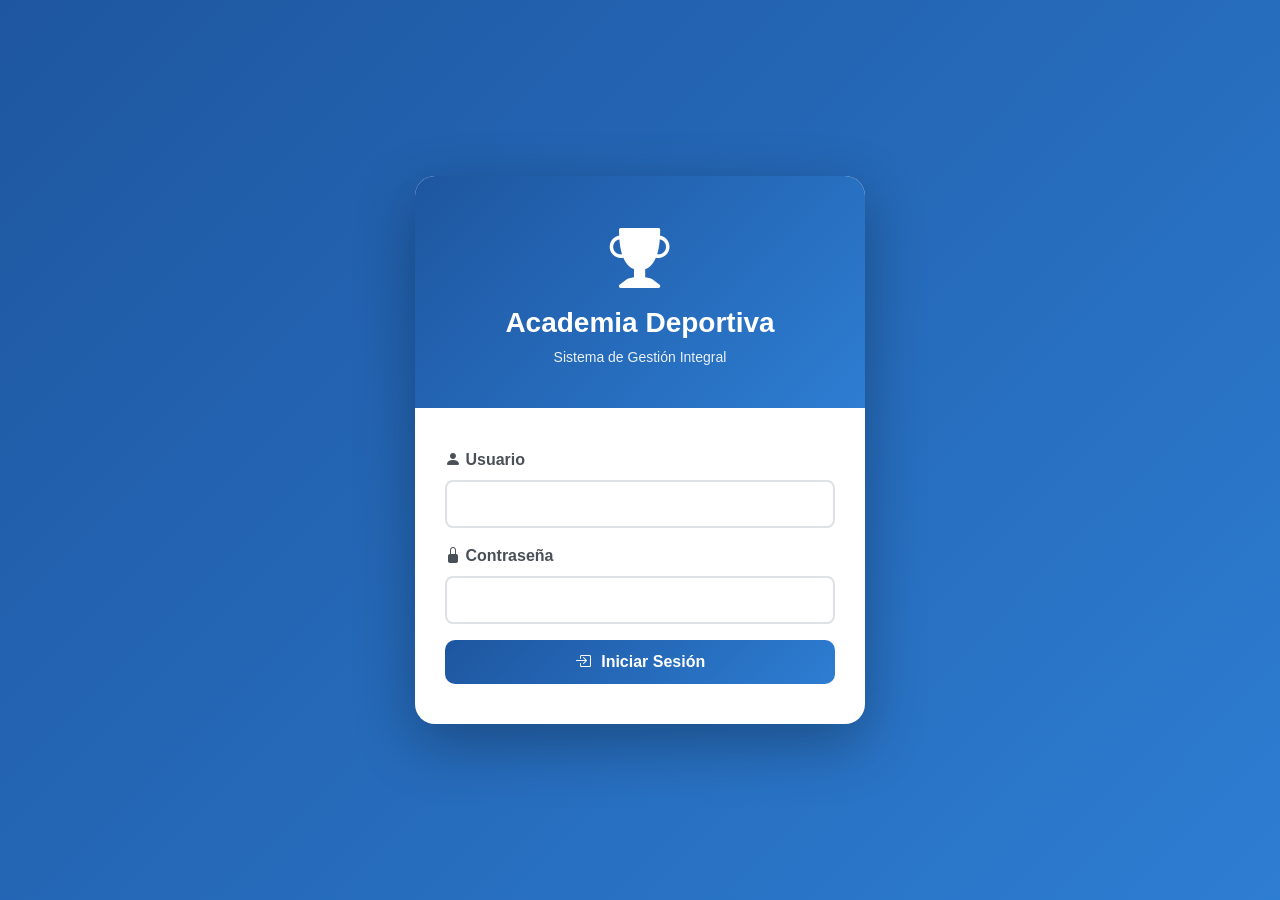
<file: index.html>
<!DOCTYPE html>
<html lang="es">

<head>
    <meta charset="UTF-8">
    <meta name="viewport" content="width=device-width, initial-scale=1.0">
    <title>Academia Deportiva - Login</title>
    <link href="https://cdn.jsdelivr.net/npm/bootstrap@5.3.0/dist/css/bootstrap.min.css" rel="stylesheet">
    <link rel="stylesheet" href="https://cdn.jsdelivr.net/npm/bootstrap-icons@1.11.0/font/bootstrap-icons.css">
    <link rel="stylesheet" href="css/styles.css">
    <link rel="stylesheet" href="css/partidos.css">
</head>

<body class="login-body">
    <div class="login-container">
        <div class="login-card">
            <div class="login-header">
                <i class="bi bi-trophy-fill"></i>
                <h1>Academia Deportiva</h1>
                <p>Sistema de Gestión Integral</p>
            </div>

            <div class="login-form-container">
                <form id="loginForm">
                    <div class="mb-3">
                        <label for="usuario" class="form-label">
                            <i class="bi bi-person-fill"></i> Usuario
                        </label>
                        <input type="text" class="form-control" id="usuario" required>
                    </div>

                    <div class="mb-3">
                        <label for="password" class="form-label">
                            <i class="bi bi-lock-fill"></i> Contraseña
                        </label>
                        <input type="password" class="form-control" id="password" required>
                    </div>

                    <button type="submit" class="btn btn-primary w-100 btn-login">
                        <i class="bi bi-box-arrow-in-right"></i> Iniciar Sesión
                    </button>
                </form>


            </div>
        </div>
    </div>


    <script src="https://cdn.jsdelivr.net/npm/bootstrap@5.3.0/dist/js/bootstrap.bundle.min.js"></script>
    <script src="js/db.js"></script>
    <script src="js/auth.js"></script>
</body>

</html>
</file>
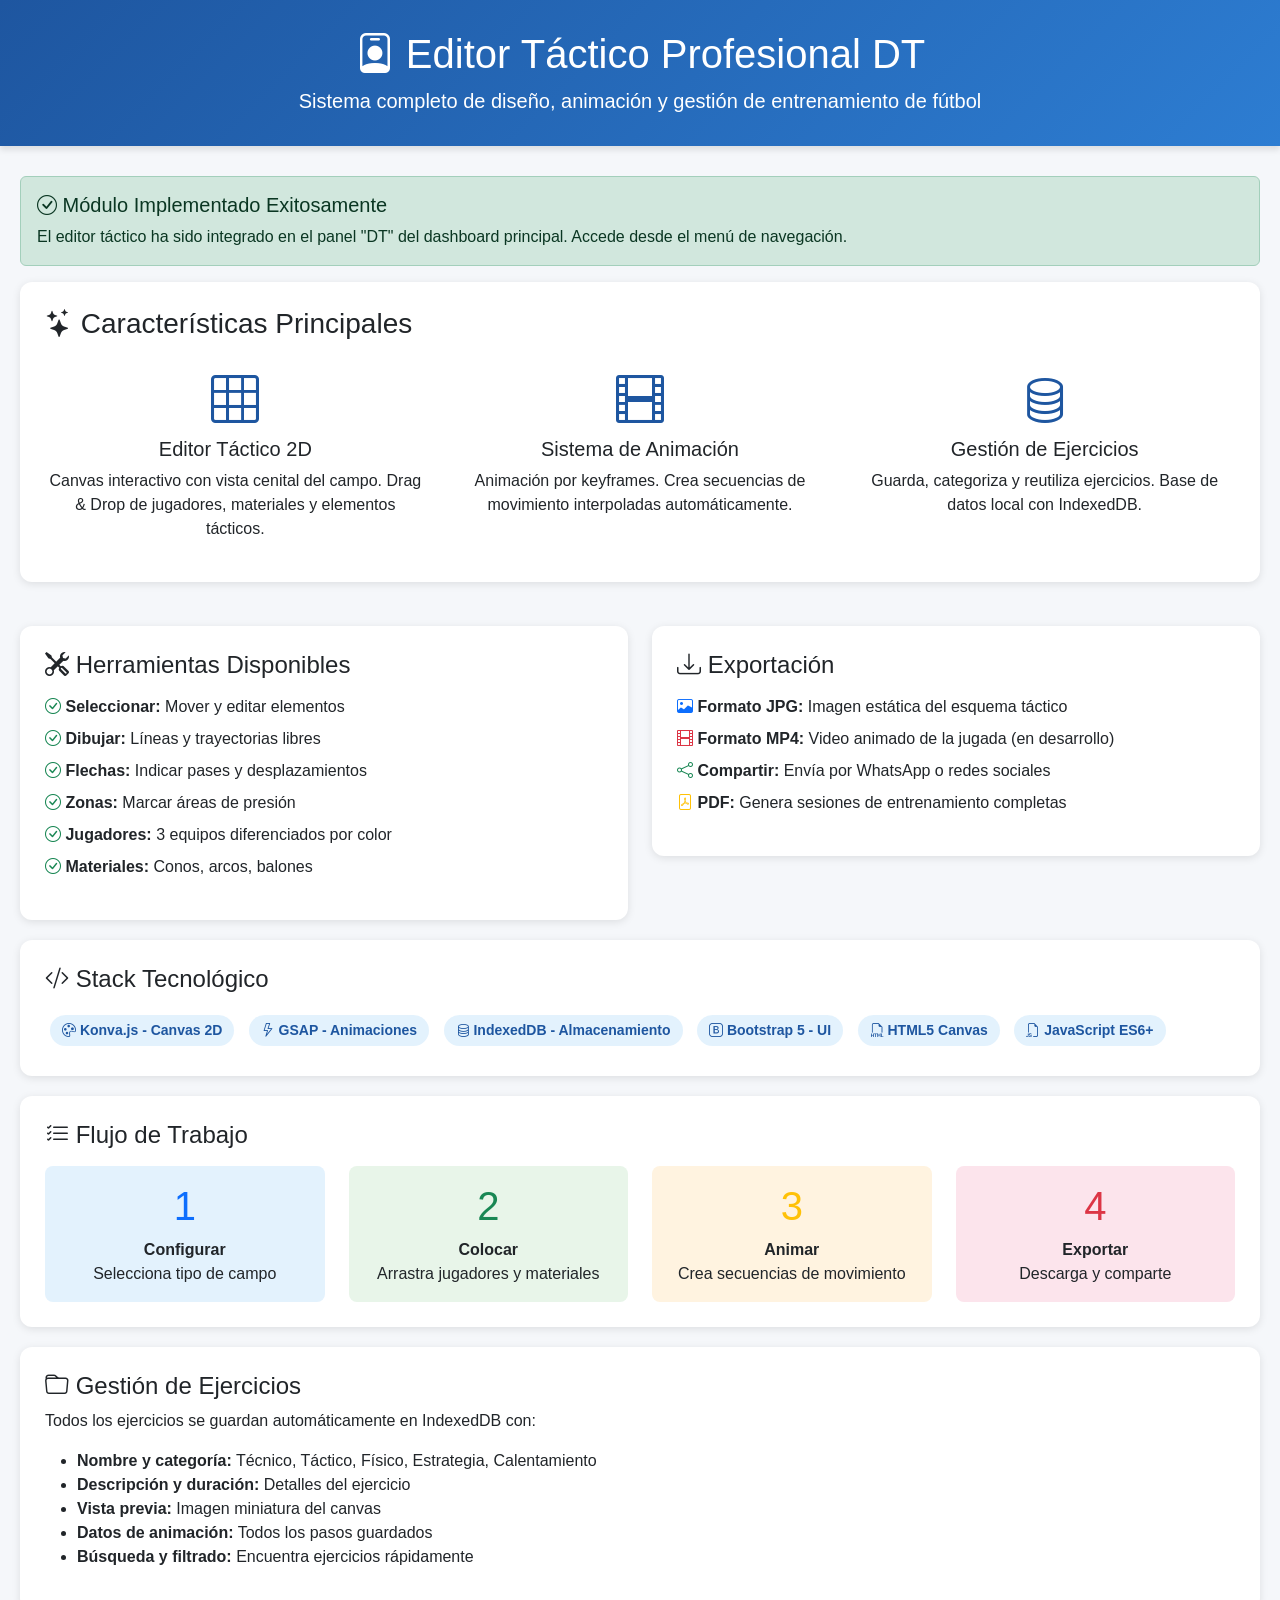
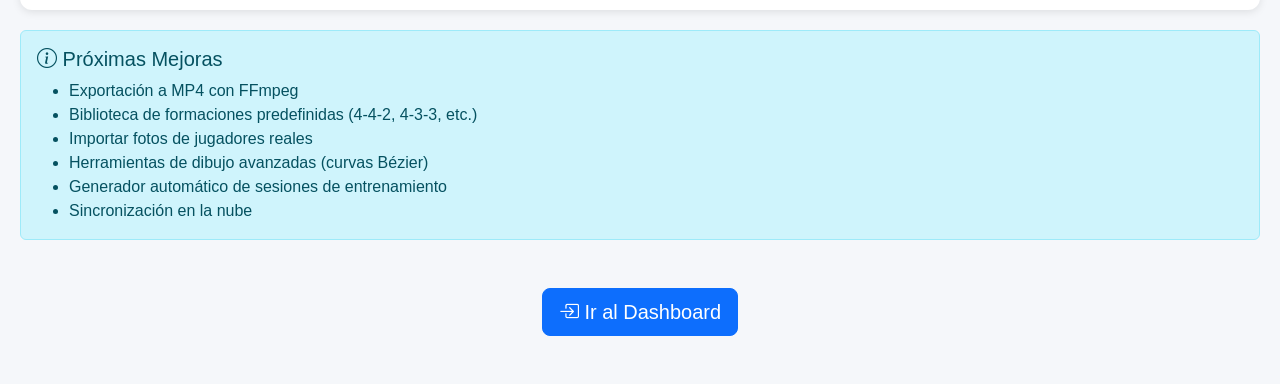
<file: demo-editor-tactico.html>
<!DOCTYPE html>
<html lang="es">

<head>
    <meta charset="UTF-8">
    <meta name="viewport" content="width=device-width, initial-scale=1.0">
    <title>Demo - Editor Táctico DT</title>
    <link href="https://cdn.jsdelivr.net/npm/bootstrap@5.3.0/dist/css/bootstrap.min.css" rel="stylesheet">
    <link rel="stylesheet" href="https://cdn.jsdelivr.net/npm/bootstrap-icons@1.11.0/font/bootstrap-icons.css">
    <style>
        body {
            background: #f5f7fa;
            font-family: 'Roboto', Arial, sans-serif;
        }

        .demo-header {
            background: linear-gradient(135deg, #1e56a0 0%, #2d7dd2 100%);
            color: white;
            padding: 30px;
            text-align: center;
            box-shadow: 0 4px 6px rgba(0, 0, 0, 0.1);
        }

        .demo-container {
            max-width: 1400px;
            margin: 30px auto;
            padding: 0 20px;
        }

        .feature-card {
            background: white;
            border-radius: 12px;
            padding: 25px;
            margin-bottom: 20px;
            box-shadow: 0 2px 8px rgba(0, 0, 0, 0.1);
            transition: transform 0.3s ease;
        }

        .feature-card:hover {
            transform: translateY(-5px);
            box-shadow: 0 4px 12px rgba(0, 0, 0, 0.15);
        }

        .feature-icon {
            font-size: 48px;
            color: #1e56a0;
            margin-bottom: 15px;
        }

        .tech-badge {
            display: inline-block;
            background: #e3f2fd;
            color: #1e56a0;
            padding: 5px 12px;
            border-radius: 20px;
            font-size: 14px;
            font-weight: 600;
            margin: 5px;
        }

        .screenshot-placeholder {
            background: linear-gradient(135deg, #2d5016 0%, #3d6b1f 100%);
            border-radius: 8px;
            height: 400px;
            display: flex;
            align-items: center;
            justify-content: center;
            color: white;
            font-size: 24px;
            margin: 20px 0;
        }
    </style>
</head>

<body>
    <div class="demo-header">
        <h1><i class="bi bi-person-badge"></i> Editor Táctico Profesional DT</h1>
        <p class="lead mb-0">Sistema completo de diseño, animación y gestión de entrenamiento de fútbol</p>
    </div>

    <div class="demo-container">
        <div class="alert alert-success" role="alert">
            <h5><i class="bi bi-check-circle"></i> Módulo Implementado Exitosamente</h5>
            <p class="mb-0">El editor táctico ha sido integrado en el panel "DT" del dashboard principal. Accede desde
                el menú de navegación.</p>
        </div>

        <div class="row">
            <div class="col-md-12 mb-4">
                <div class="feature-card">
                    <h3><i class="bi bi-stars"></i> Características Principales</h3>
                    <div class="row mt-4">
                        <div class="col-md-4">
                            <div class="text-center">
                                <i class="bi bi-grid-3x3 feature-icon"></i>
                                <h5>Editor Táctico 2D</h5>
                                <p>Canvas interactivo con vista cenital del campo. Drag & Drop de jugadores, materiales
                                    y elementos tácticos.</p>
                            </div>
                        </div>
                        <div class="col-md-4">
                            <div class="text-center">
                                <i class="bi bi-film feature-icon"></i>
                                <h5>Sistema de Animación</h5>
                                <p>Animación por keyframes. Crea secuencias de movimiento interpoladas automáticamente.
                                </p>
                            </div>
                        </div>
                        <div class="col-md-4">
                            <div class="text-center">
                                <i class="bi bi-database feature-icon"></i>
                                <h5>Gestión de Ejercicios</h5>
                                <p>Guarda, categoriza y reutiliza ejercicios. Base de datos local con IndexedDB.</p>
                            </div>
                        </div>
                    </div>
                </div>
            </div>
        </div>

        <div class="row">
            <div class="col-md-6">
                <div class="feature-card">
                    <h4><i class="bi bi-tools"></i> Herramientas Disponibles</h4>
                    <ul class="list-unstyled mt-3">
                        <li class="mb-2"><i class="bi bi-check-circle text-success"></i> <strong>Seleccionar:</strong>
                            Mover y editar elementos</li>
                        <li class="mb-2"><i class="bi bi-check-circle text-success"></i> <strong>Dibujar:</strong>
                            Líneas y trayectorias libres</li>
                        <li class="mb-2"><i class="bi bi-check-circle text-success"></i> <strong>Flechas:</strong>
                            Indicar pases y desplazamientos</li>
                        <li class="mb-2"><i class="bi bi-check-circle text-success"></i> <strong>Zonas:</strong> Marcar
                            áreas de presión</li>
                        <li class="mb-2"><i class="bi bi-check-circle text-success"></i> <strong>Jugadores:</strong> 3
                            equipos diferenciados por color</li>
                        <li class="mb-2"><i class="bi bi-check-circle text-success"></i> <strong>Materiales:</strong>
                            Conos, arcos, balones</li>
                    </ul>
                </div>
            </div>

            <div class="col-md-6">
                <div class="feature-card">
                    <h4><i class="bi bi-download"></i> Exportación</h4>
                    <ul class="list-unstyled mt-3">
                        <li class="mb-2"><i class="bi bi-image text-primary"></i> <strong>Formato JPG:</strong> Imagen
                            estática del esquema táctico</li>
                        <li class="mb-2"><i class="bi bi-film text-danger"></i> <strong>Formato MP4:</strong> Video
                            animado de la jugada (en desarrollo)</li>
                        <li class="mb-2"><i class="bi bi-share text-success"></i> <strong>Compartir:</strong> Envía por
                            WhatsApp o redes sociales</li>
                        <li class="mb-2"><i class="bi bi-file-pdf text-warning"></i> <strong>PDF:</strong> Genera
                            sesiones de entrenamiento completas</li>
                    </ul>
                </div>
            </div>
        </div>

        <div class="feature-card">
            <h4><i class="bi bi-code-slash"></i> Stack Tecnológico</h4>
            <div class="mt-3">
                <span class="tech-badge"><i class="bi bi-palette"></i> Konva.js - Canvas 2D</span>
                <span class="tech-badge"><i class="bi bi-lightning"></i> GSAP - Animaciones</span>
                <span class="tech-badge"><i class="bi bi-database"></i> IndexedDB - Almacenamiento</span>
                <span class="tech-badge"><i class="bi bi-bootstrap"></i> Bootstrap 5 - UI</span>
                <span class="tech-badge"><i class="bi bi-filetype-html"></i> HTML5 Canvas</span>
                <span class="tech-badge"><i class="bi bi-filetype-js"></i> JavaScript ES6+</span>
            </div>
        </div>

        <div class="feature-card">
            <h4><i class="bi bi-list-check"></i> Flujo de Trabajo</h4>
            <div class="row mt-3">
                <div class="col-md-3">
                    <div class="text-center p-3" style="background: #e3f2fd; border-radius: 8px;">
                        <h1 class="text-primary">1</h1>
                        <p class="mb-0"><strong>Configurar</strong><br>Selecciona tipo de campo</p>
                    </div>
                </div>
                <div class="col-md-3">
                    <div class="text-center p-3" style="background: #e8f5e9; border-radius: 8px;">
                        <h1 class="text-success">2</h1>
                        <p class="mb-0"><strong>Colocar</strong><br>Arrastra jugadores y materiales</p>
                    </div>
                </div>
                <div class="col-md-3">
                    <div class="text-center p-3" style="background: #fff3e0; border-radius: 8px;">
                        <h1 class="text-warning">3</h1>
                        <p class="mb-0"><strong>Animar</strong><br>Crea secuencias de movimiento</p>
                    </div>
                </div>
                <div class="col-md-3">
                    <div class="text-center p-3" style="background: #fce4ec; border-radius: 8px;">
                        <h1 class="text-danger">4</h1>
                        <p class="mb-0"><strong>Exportar</strong><br>Descarga y comparte</p>
                    </div>
                </div>
            </div>
        </div>

        <div class="feature-card">
            <h4><i class="bi bi-folder"></i> Gestión de Ejercicios</h4>
            <p>Todos los ejercicios se guardan automáticamente en IndexedDB con:</p>
            <ul>
                <li><strong>Nombre y categoría:</strong> Técnico, Táctico, Físico, Estrategia, Calentamiento</li>
                <li><strong>Descripción y duración:</strong> Detalles del ejercicio</li>
                <li><strong>Vista previa:</strong> Imagen miniatura del canvas</li>
                <li><strong>Datos de animación:</strong> Todos los pasos guardados</li>
                <li><strong>Búsqueda y filtrado:</strong> Encuentra ejercicios rápidamente</li>
            </ul>
        </div>

        <div class="alert alert-info" role="alert">
            <h5><i class="bi bi-info-circle"></i> Próximas Mejoras</h5>
            <ul class="mb-0">
                <li>Exportación a MP4 con FFmpeg</li>
                <li>Biblioteca de formaciones predefinidas (4-4-2, 4-3-3, etc.)</li>
                <li>Importar fotos de jugadores reales</li>
                <li>Herramientas de dibujo avanzadas (curvas Bézier)</li>
                <li>Generador automático de sesiones de entrenamiento</li>
                <li>Sincronización en la nube</li>
            </ul>
        </div>

        <div class="text-center mt-5 mb-5">
            <a href="dashboard.html" class="btn btn-primary btn-lg">
                <i class="bi bi-box-arrow-in-right"></i> Ir al Dashboard
            </a>
        </div>
    </div>

    <script src="https://cdn.jsdelivr.net/npm/bootstrap@5.3.0/dist/js/bootstrap.bundle.min.js"></script>
</body>

</html>
</file>
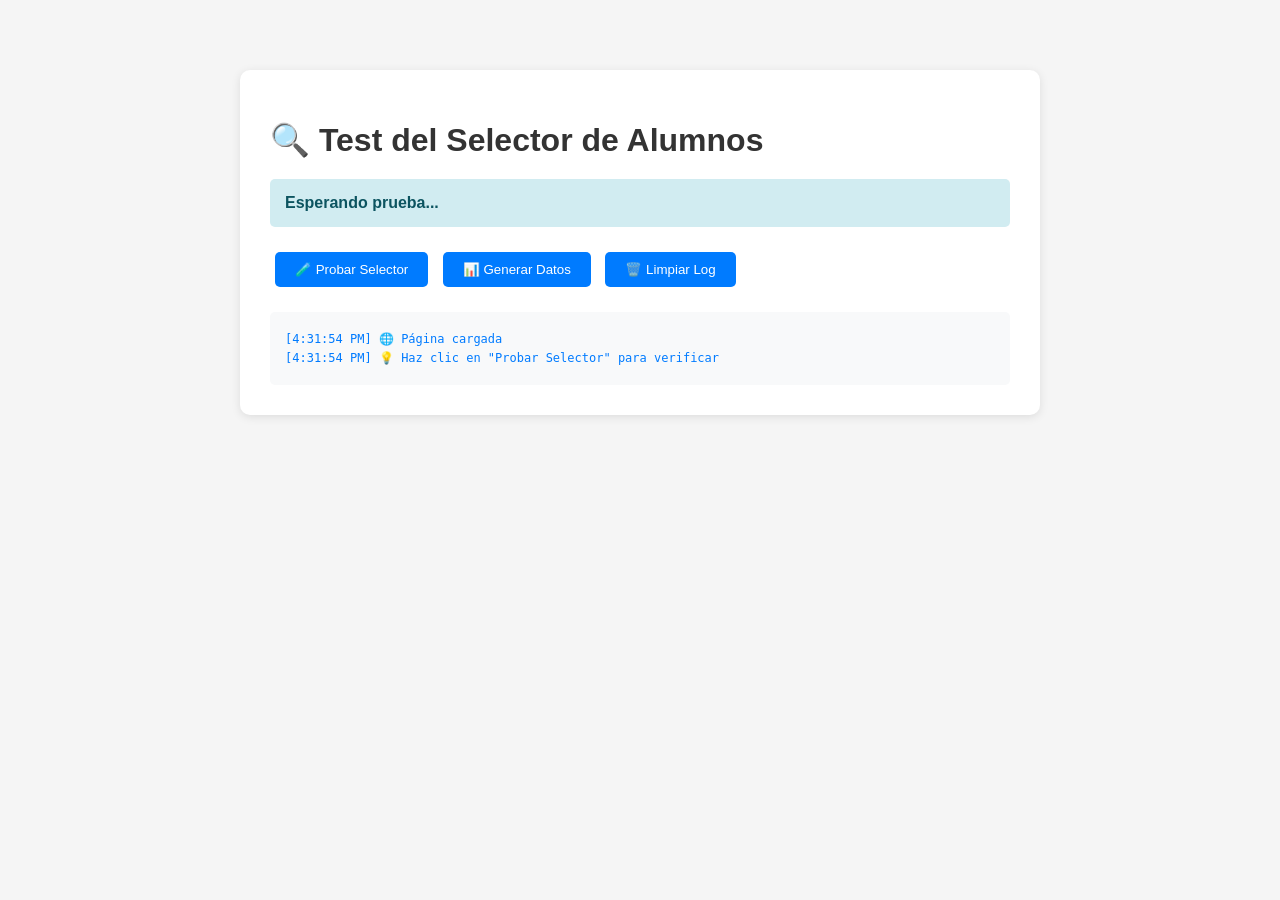
<file: test-selector-alumnos.html>
<!DOCTYPE html>
<html lang="es">

<head>
    <meta charset="UTF-8">
    <meta name="viewport" content="width=device-width, initial-scale=1.0">
    <title>Test - Selector de Alumnos</title>
    <style>
        body {
            font-family: Arial, sans-serif;
            max-width: 800px;
            margin: 50px auto;
            padding: 20px;
            background: #f5f5f5;
        }

        .test-card {
            background: white;
            padding: 30px;
            border-radius: 10px;
            box-shadow: 0 2px 10px rgba(0, 0, 0, 0.1);
        }

        h1 {
            color: #333;
            margin-bottom: 20px;
        }

        .status {
            padding: 15px;
            margin: 10px 0;
            border-radius: 5px;
            font-weight: bold;
        }

        .success {
            background: #d4edda;
            color: #155724;
        }

        .error {
            background: #f8d7da;
            color: #721c24;
        }

        .info {
            background: #d1ecf1;
            color: #0c5460;
        }

        button {
            background: #007bff;
            color: white;
            border: none;
            padding: 10px 20px;
            border-radius: 5px;
            cursor: pointer;
            margin: 5px;
        }

        button:hover {
            background: #0056b3;
        }

        #log {
            background: #f8f9fa;
            padding: 15px;
            border-radius: 5px;
            margin-top: 20px;
            max-height: 300px;
            overflow-y: auto;
            font-family: monospace;
            font-size: 12px;
        }
    </style>
</head>

<body>
    <div class="test-card">
        <h1>🔍 Test del Selector de Alumnos</h1>

        <div id="status" class="status info">
            Esperando prueba...
        </div>

        <div style="margin: 20px 0;">
            <button onclick="testSelector()">🧪 Probar Selector</button>
            <button onclick="generarDatosPruebaEvaluaciones()">📊 Generar Datos</button>
            <button onclick="clearLog()">🗑️ Limpiar Log</button>
        </div>

        <div id="log"></div>
    </div>

    <script src="js/db.js"></script>
    <script src="js/auth.js"></script>

    <script>
        let logMessages = [];

        function log(message, type = 'info') {
            const timestamp = new Date().toLocaleTimeString();
            const color = type === 'error' ? '#dc3545' : type === 'success' ? '#28a745' : '#007bff';
            logMessages.push(`<div style="color: ${color}; margin: 5px 0;">[${timestamp}] ${message}</div>`);
            updateLog();
        }

        function updateLog() {
            document.getElementById('log').innerHTML = logMessages.join('');
            document.getElementById('log').scrollTop = document.getElementById('log').scrollHeight;
        }

        function clearLog() {
            logMessages = [];
            updateLog();
        }

        function updateStatus(message, type) {
            const statusEl = document.getElementById('status');
            statusEl.textContent = message;
            statusEl.className = 'status ' + type;
        }

        async function testSelector() {
            log('🚀 Iniciando prueba del selector...', 'info');

            try {
                // 1. Verificar empresa
                log('1️⃣ Verificando empresa activa...', 'info');
                const empresa = getCurrentEmpresa();
                if (!empresa) {
                    log('❌ No hay empresa activa', 'error');
                    updateStatus('Error: No hay empresa activa', 'error');
                    return;
                }
                log(`✅ Empresa encontrada: ${empresa.nombre} (ID: ${empresa.id})`, 'success');

                // 2. Verificar base de datos
                log('2️⃣ Verificando base de datos...', 'info');
                await initDB();
                log('✅ Base de datos inicializada', 'success');

                // 3. Obtener alumnos
                log('3️⃣ Obteniendo alumnos...', 'info');
                const alumnos = await getDataByEmpresa('alumnos', empresa.id);
                log(`📚 Alumnos encontrados: ${alumnos.length}`, alumnos.length > 0 ? 'success' : 'error');

                if (alumnos.length === 0) {
                    log('⚠️ No hay alumnos registrados', 'error');
                    log('💡 Ejecuta: generarDatosPruebaEvaluaciones()', 'info');
                    updateStatus('No hay alumnos. Genera datos de prueba.', 'error');
                    return;
                }

                // 4. Mostrar alumnos
                log('4️⃣ Lista de alumnos:', 'info');
                alumnos.forEach((alumno, index) => {
                    log(`   ${index + 1}. ${alumno.nombre} ${alumno.apellido} (ID: ${alumno.id})`, 'success');
                });

                updateStatus(`✅ Prueba exitosa: ${alumnos.length} alumnos encontrados`, 'success');

            } catch (error) {
                log(`❌ Error: ${error.message}`, 'error');
                console.error('Error completo:', error);
                updateStatus('Error en la prueba', 'error');
            }
        }

        // Auto-ejecutar al cargar
        window.addEventListener('load', async () => {
            log('🌐 Página cargada', 'info');
            log('💡 Haz clic en "Probar Selector" para verificar', 'info');
        });
    </script>

    <script src="js/generar-datos-evaluaciones.js"></script>
</body>

</html>
</file>
<file: css/styles.css>
:root {
    --primary-blue: #1e56a0;
    --secondary-blue: #2d7dd2;
    --light-blue: #85c7f2;
    --very-light-blue: #d6eaf8;
    --white: #ffffff;
    --gray-light: #f8f9fa;
    --gray-medium: #dee2e6;
    --gray-dark: #495057;
    --success: #28a745;
    --warning: #ffc107;
    --danger: #dc3545;
    --text-dark: #212529;
}

* {
    margin: 0;
    padding: 0;
    box-sizing: border-box;
}

body {
    font-family: 'Segoe UI', Tahoma, Geneva, Verdana, sans-serif;
    background: #CDB8D8;
    min-height: 100vh;
}

/* LOGIN STYLES */
.login-body {
    display: flex;
    align-items: center;
    justify-content: center;
    min-height: 100vh;
    padding: 20px;
    background: linear-gradient(135deg, var(--primary-blue) 0%, var(--secondary-blue) 100%);
}

.login-container {
    width: 100%;
    max-width: 450px;
}

.login-card {
    background: var(--white);
    border-radius: 20px;
    box-shadow: 0 20px 60px rgba(0, 0, 0, 0.3);
    overflow: hidden;
    animation: slideUp 0.5s ease;
}

@keyframes slideUp {
    from {
        opacity: 0;
        transform: translateY(30px);
    }

    to {
        opacity: 1;
        transform: translateY(0);
    }
}

.login-header {
    background: linear-gradient(135deg, var(--primary-blue), var(--secondary-blue));
    color: var(--white);
    padding: 40px 30px;
    text-align: center;
}

.login-header i {
    font-size: 60px;
    margin-bottom: 15px;
}

.login-header h1 {
    font-size: 28px;
    font-weight: 700;
    margin-bottom: 8px;
}

.login-header p {
    font-size: 14px;
    opacity: 0.9;
    margin: 0;
}

.login-form-container {
    padding: 40px 30px;
}

.btn-login {
    background: linear-gradient(135deg, var(--primary-blue), var(--secondary-blue));
    border: none;
    padding: 12px;
    font-size: 16px;
    font-weight: 600;
    transition: transform 0.2s;
}

.btn-login:hover {
    transform: translateY(-2px);
    box-shadow: 0 5px 15px rgba(30, 86, 160, 0.4);
}

/* DASHBOARD STYLES */
.dashboard-body {
    background: #CDB8D8;
}

.sidebar {
    position: fixed;
    top: 0;
    left: 0;
    height: 100vh;
    width: 280px;
    background: linear-gradient(180deg, var(--primary-blue), var(--secondary-blue));
    color: var(--white);
    overflow-y: auto;
    z-index: 1000;
    transition: transform 0.3s ease;
}

.sidebar-header {
    padding: 25px 20px;
    background: rgba(0, 0, 0, 0.1);
    border-bottom: 1px solid rgba(255, 255, 255, 0.1);
}

.sidebar-header h4 {
    font-size: 20px;
    font-weight: 700;
    margin: 0;
}

.sidebar-header p {
    font-size: 13px;
    opacity: 0.8;
    margin: 5px 0 0 0;
}

.sidebar-menu {
    padding: 20px 0;
}

.menu-item {
    padding: 15px 25px;
    color: var(--white);
    text-decoration: none;
    display: flex;
    align-items: center;
    transition: all 0.3s;
    border-left: 4px solid transparent;
}

.menu-item:hover {
    background: rgba(255, 255, 255, 0.1);
    border-left-color: var(--light-blue);
    color: var(--white);
}

.menu-item.active {
    background: rgba(255, 255, 255, 0.15);
    border-left-color: var(--white);
    font-weight: 600;
}

.menu-item i {
    font-size: 20px;
    margin-right: 15px;
    width: 25px;
    text-align: center;
}

.main-content {
    margin-left: 0;
    min-height: 100vh;
    padding: 0;
}

.top-navbar {
    background: linear-gradient(90deg, #4b2e83 0%, #6a42c1 50%, #b57edc 100%);
    color: #ffffff;
    padding: 15px 30px;
    box-shadow: 0 2px 10px rgba(0, 0, 0, 0.15);
    display: flex;
    justify-content: space-between;
    align-items: center;
    position: sticky;
    top: 0;
    z-index: 1001;
}

.navbar-title h5 {
    margin: 0;
    color: var(--primary-blue);
    font-weight: 700;
    font-size: 22px;
}

.navbar-actions {
    display: flex;
    align-items: center;
    gap: 15px;
}

.navbar-left {
    display: flex;
    flex-direction: column;
    gap: 10px;
}

.brand {
    display: flex;
    align-items: center;
    gap: 10px;
    color: #ffffff;
    font-weight: 700;
}

.top-menu {
    display: flex;
    flex-wrap: wrap;
    gap: 8px;
    align-items: center;
}

.top-menu .menu-item {
    padding: 8px 12px;
    color: var(--text-dark);
    background: var(--white);
    border-radius: 10px;
    border-left: none;
    text-decoration: none;
    box-shadow: 0 1px 4px rgba(0, 0, 0, 0.06);
}

.top-menu .menu-item:hover {
    background: var(--very-light-blue);
}

.top-menu .menu-item.active {
    background: var(--very-light-blue);
    font-weight: 600;
    border-left: none;
}

.top-menu .menu-item i {
    margin-right: 8px;
    font-size: 18px;
}

.navbar-left {
    display: flex;
    flex-direction: column;
    gap: 10px;
}

.brand {
    display: flex;
    align-items: center;
    gap: 10px;
    color: #ffffff;
    font-weight: 700;
}

.top-menu {
    display: flex;
    flex-wrap: wrap;
    gap: 8px;
    align-items: center;
}

.top-menu .menu-item {
    padding: 8px 12px;
    color: #ffffff;
    background: #A7C7E7;
    border-radius: 10px;
    border: none;
    text-decoration: none;
    box-shadow: 0 1px 4px rgba(0, 0, 0, 0.12);
}

.top-menu .menu-item:hover {
    background: #BBD6F5;
    color: #ffffff;
}

.top-menu .menu-item.active {
    background: #89BCEB;
    color: #ffffff;
    font-weight: 600;
}

.top-menu .menu-item i {
    margin-right: 8px;
    font-size: 18px;
    color: #ffffff;
}

/* Encabezado superior con navegación horizontal */
.navbar-left {
    display: flex;
    flex-direction: column;
    gap: 10px;
}

.brand {
    display: none;
}

.top-menu {
    display: flex;
    flex-wrap: wrap;
    gap: 6px;
    align-items: center;
}

.top-menu .menu-item {
    padding: 6px 10px;
    color: #ffffff;
    background: rgba(255, 255, 255, 0.12);
    border-radius: 8px;
    border: 1px solid rgba(255, 255, 255, 0.25);
    text-decoration: none;
    box-shadow: none;
    transition: background 0.2s ease, transform 0.2s ease, border-color 0.2s ease;
}

.top-menu .menu-item:hover {
    background: rgba(255, 255, 255, 0.20);
    border-color: rgba(255, 255, 255, 0.40);
    transform: translateY(-1px);
}

.top-menu .menu-item.active {
    background: rgba(255, 255, 255, 0.28);
    border-color: rgba(255, 255, 255, 0.50);
}

.top-menu .menu-item i {
    margin-right: 8px;
    font-size: 18px;
    color: #ffffff;
}

/* Botón Hamburguesa */
.hamburger-btn {
    display: none;
    flex-direction: column;
    justify-content: space-around;
    width: 35px;
    height: 30px;
    background: transparent;
    border: none;
    cursor: pointer;
    padding: 0;
    z-index: 1001;
    position: relative;
}

.hamburger-btn span {
    width: 100%;
    height: 3px;
    background: #ffffff;
    border-radius: 10px;
    transition: all 0.3s ease;
    transform-origin: center;
}

.hamburger-btn.active span:nth-child(1) {
    transform: translateY(9px) rotate(45deg);
}

.hamburger-btn.active span:nth-child(2) {
    opacity: 0;
    transform: translateX(-20px);
}

.hamburger-btn.active span:nth-child(3) {
    transform: translateY(-9px) rotate(-45deg);
}

/* Media Query para dispositivos móviles */
@media (max-width: 768px) {
    .hamburger-btn {
        display: flex;
    }

    .top-menu {
        position: fixed;
        top: 0;
        left: -100%;
        width: 280px;
        height: 100vh;
        background: linear-gradient(180deg, #4b2e83 0%, #6a42c1 50%, #b57edc 100%);
        flex-direction: column;
        padding: 80px 20px 20px;
        gap: 0;
        transition: left 0.3s ease;
        overflow-y: auto;
        box-shadow: 2px 0 10px rgba(0, 0, 0, 0.3);
        z-index: 1002;
    }

    .top-menu.active {
        left: 0;
    }

    .top-menu .menu-item {
        width: 100%;
        padding: 15px 20px;
        margin-bottom: 5px;
        border-radius: 10px;
        background: rgba(255, 255, 255, 0.1);
        border: 1px solid rgba(255, 255, 255, 0.2);
        text-align: left;
        display: flex;
        align-items: center;
    }

    .top-menu .menu-item:hover {
        background: rgba(255, 255, 255, 0.2);
        transform: translateX(5px);
    }

    .top-menu .menu-item.active {
        background: rgba(255, 255, 255, 0.25);
        border-color: rgba(255, 255, 255, 0.5);
    }

    .top-menu .menu-item i {
        margin-right: 12px;
        font-size: 20px;
    }

    /* Overlay para cerrar el menú al hacer clic fuera */
    .menu-overlay.active {
        display: block;
    }

    .navbar-left {
        flex-direction: row;
        justify-content: space-between;
        align-items: center;
        width: 100%;
    }

    .brand {
        display: flex !important;
    }
}

/* Estilos para escritorio - asegurar que el menú se muestre normalmente */
@media (min-width: 769px) {
    .hamburger-btn {
        display: none !important;
    }

    .top-menu {
        position: static;
        display: flex;
        flex-direction: row;
        flex-wrap: wrap;
        width: auto;
        height: auto;
        background: transparent;
        padding: 0;
        gap: 6px;
        box-shadow: none;
    }

    .menu-overlay {
        display: none !important;
    }
}

/* Overlay - oculto por defecto */
.menu-overlay {
    display: none;
    position: fixed;
    top: 0;
    left: 0;
    width: 100%;
    height: 100%;
    background: rgba(0, 0, 0, 0.5);
    z-index: 1000;
}

.user-info {
    display: flex;
    align-items: center;
    gap: 10px;
}

.user-avatar {
    width: 40px;
    height: 40px;
    border-radius: 50%;
    background: linear-gradient(135deg, var(--primary-blue), var(--light-blue));
    color: var(--white);
    display: flex;
    align-items: center;
    justify-content: center;
    font-weight: 700;
    font-size: 16px;
}

.content-area {
    padding: 30px;
}

.content-container {
    width: 95%;
    max-width: 1600px;
    margin: 0 auto;
}

/* CARDS */
.stat-card {
    background: var(--white);
    border-radius: 15px;
    padding: 25px;
    box-shadow: 0 4px 15px rgba(0, 0, 0, 0.08);
    transition: transform 0.3s, box-shadow 0.3s;
    border-left: 4px solid var(--primary-blue);
}

.stat-card:hover {
    transform: translateY(-5px);
    box-shadow: 0 8px 25px rgba(0, 0, 0, 0.12);
}

.stat-card .stat-icon {
    width: 60px;
    height: 60px;
    border-radius: 12px;
    display: flex;
    align-items: center;
    justify-content: center;
    font-size: 28px;
    margin-bottom: 15px;
}

.stat-card.blue .stat-icon {
    background: linear-gradient(135deg, var(--primary-blue), var(--secondary-blue));
    color: var(--white);
}

.stat-card.cyan .stat-icon {
    background: linear-gradient(135deg, var(--light-blue), var(--secondary-blue));
    color: var(--white);
}

.stat-card.success .stat-icon {
    background: linear-gradient(135deg, #28a745, #20c997);
    color: var(--white);
}

.stat-card.warning .stat-icon {
    background: linear-gradient(135deg, #ffc107, #ff8c00);
    color: var(--white);
}

.stat-card.danger .stat-icon {
    background: linear-gradient(135deg, #dc3545, #c82333);
    color: var(--white);
}

.stat-card h6 {
    color: var(--gray-dark);
    font-size: 14px;
    font-weight: 500;
    margin-bottom: 10px;
}

.stat-card h3 {
    color: var(--primary-blue);
    font-size: 32px;
    font-weight: 700;
    margin: 0;
}

/* MODULE CARD */
.module-card {
    background: var(--white);
    border-radius: 15px;
    padding: 30px;
    box-shadow: 0 4px 15px rgba(0, 0, 0, 0.08);
    margin-bottom: 25px;
}

.ventas-panel .module-card,
.ventas-panel .card {
    border: 1px solid var(--light-blue);
}

.module-header {
    display: flex;
    justify-content: space-between;
    align-items: center;
    margin-bottom: 25px;
    padding-bottom: 15px;
    border-bottom: 2px solid var(--very-light-blue);
}

.module-header h4 {
    color: var(--primary-blue);
    font-weight: 700;
    font-size: 22px;
    margin: 0;
    display: flex;
    align-items: center;
    gap: 10px;
}

.module-header h4 i {
    font-size: 26px;
}

.header-actions {
    display: flex;
    gap: 10px;
    align-items: center;
}

.header-actions select {
    min-width: 250px;
}

/* BUTTONS */
.btn-primary {
    background: linear-gradient(135deg, var(--primary-blue), var(--secondary-blue));
    border: none;
    padding: 10px 25px;
    font-weight: 600;
    transition: all 0.3s;
}

.btn-primary:hover {
    transform: translateY(-2px);
    box-shadow: 0 5px 15px rgba(30, 86, 160, 0.3);
}

.btn-secondary {
    background: var(--gray-medium);
    border: none;
    color: var(--text-dark);
}

.btn-success {
    background: linear-gradient(135deg, #28a745, #20c997);
    border: none;
}

.btn-danger {
    background: linear-gradient(135deg, #dc3545, #c82333);
    border: none;
}

.btn-icon {
    width: 38px;
    height: 38px;
    padding: 0;
    display: inline-flex;
    align-items: center;
    justify-content: center;
    border-radius: 8px;
}

/* TABLES */
.table-modern {
    background: var(--white);
    border-radius: 12px;
    overflow: hidden;
    box-shadow: 0 2px 10px rgba(0, 0, 0, 0.05);
}

.table-modern thead {
    background: linear-gradient(135deg, var(--primary-blue), var(--secondary-blue));
    color: var(--white);
}

.table-modern thead th {
    padding: 18px 15px;
    font-weight: 600;
    border: none;
    text-transform: uppercase;
    font-size: 13px;
    letter-spacing: 0.5px;
}

/* Encabezados celestes específicos para Gestión de Deportes */
#tablaDeportes thead {
    background: var(--very-light-blue) !important;
    color: var(--text-dark) !important;
}

#tablaDeportes thead th {
    background: transparent !important;
    color: var(--text-dark) !important;
    border: none;
}

#tablaCategorias thead {
    background: var(--very-light-blue) !important;
    color: var(--text-dark) !important;
}

#tablaCategorias thead th {
    background: transparent !important;
    color: var(--text-dark) !important;
    border: none;
}

#tablaGastos thead {
    background: var(--very-light-blue) !important;
    color: var(--text-dark) !important;
}

#tablaGastos thead th {
    background: transparent !important;
    color: var(--text-dark) !important;
    border: none;
}

.table-modern tbody tr {
    transition: background 0.2s;
}

.table-modern tbody tr:hover {
    background: var(--very-light-blue);
}

.table-modern tbody td {
    padding: 15px;
    vertical-align: middle;
    border-bottom: 1px solid var(--gray-medium);
}

/* BADGES */
.badge-status {
    padding: 6px 12px;
    border-radius: 20px;
    font-size: 12px;
    font-weight: 600;
}

.badge-cupo {
    padding: 8px 16px;
    font-size: 16px;
    font-weight: 700;
    line-height: 1;
    display: inline-block;
    min-width: 64px;
    text-align: center;
}

.badge-alumnos {
    padding: 8px 14px;
    font-size: 16px;
    font-weight: 700;
    line-height: 1;
    display: inline-block;
    min-width: 48px;
    text-align: center;
}

.badge-active {
    background: #d4edda;
    color: #155724;
}

.badge-inactive {
    background: #f8d7da;
    color: #721c24;
}

.badge-paid {
    background: #d4edda;
    color: #155724;
}

.badge-pending {
    background: #fff3cd;
    color: #856404;
}

.badge-overdue {
    background: #f8d7da;
    color: #721c24;
}

/* FORMS */
.form-label {
    font-weight: 600;
    color: var(--gray-dark);
    margin-bottom: 8px;
}

.form-control,
.form-select {
    border: 2px solid var(--gray-medium);
    border-radius: 8px;
    padding: 10px 15px;
    transition: border-color 0.3s;
}

.form-control:focus,
.form-select:focus {
    border-color: var(--secondary-blue);
    box-shadow: 0 0 0 0.2rem rgba(45, 125, 210, 0.15);
}

/* MODALS */
.modal-content {
    border-radius: 15px;
    border: none;
}

.modal-header {
    border-top-left-radius: 15px;
    border-top-right-radius: 15px;
    border-bottom: none;
    padding: 20px 25px;
}

.modal-body {
    padding: 25px;
}

.modal-footer {
    border-top: none;
    padding: 15px 25px;
}

/* SEARCH BAR */
.search-box {
    position: relative;
}

.search-box input {
    padding-left: 45px;
}

.search-box i {
    position: absolute;
    left: 15px;
    top: 50%;
    transform: translateY(-50%);
    color: var(--gray-dark);
}

/* PHOTO PREVIEW */
.photo-preview {
    width: 120px;
    height: 120px;
    border-radius: 12px;
    border: 3px solid var(--gray-medium);
    object-fit: cover;
    margin: 10px 0;
}

/* CREDENTIAL CARD */
.credential-preview {
    background: linear-gradient(135deg, var(--primary-blue), var(--secondary-blue));
    color: var(--white);
    border-radius: 15px;
    padding: 25px;
    box-shadow: 0 10px 30px rgba(0, 0, 0, 0.2);
}

.credential-preview img {
    width: 100px;
    height: 100px;
    border-radius: 50%;
    border: 4px solid var(--white);
    object-fit: cover;
}

/* QR CODE */
.qr-container {
    background: var(--white);
    padding: 15px;
    border-radius: 12px;
    display: inline-block;
}

/* SCHEDULE TABLE */
.schedule-table {
    width: 100%;
    table-layout: fixed;
}

.schedule-table th {
    background: var(--primary-blue);
    color: var(--white);
    padding: 12px;
    text-align: center;
    font-weight: 600;
    font-size: 14px;
}

.schedule-table td {
    border: 1px solid var(--gray-medium);
    padding: 10px;
    height: 80px;
    vertical-align: top;
    background: var(--white);
}

.schedule-item {
    background: var(--very-light-blue);
    padding: 8px;
    border-radius: 6px;
    font-size: 12px;
    border-left: 3px solid var(--primary-blue);
}

/* ATTENDANCE GRID */
.attendance-grid {
    display: grid;
    grid-template-columns: repeat(auto-fill, minmax(150px, 1fr));
    gap: 15px;
    margin-top: 20px;
}

.attendance-item {
    text-align: center;
    padding: 15px;
    background: var(--white);
    border-radius: 12px;
    box-shadow: 0 2px 10px rgba(0, 0, 0, 0.05);
    cursor: pointer;
    transition: transform 0.2s;
}

.attendance-item:hover {
    transform: scale(1.05);
}

.attendance-item img {
    width: 80px;
    height: 80px;
    border-radius: 50%;
    object-fit: cover;
    margin-bottom: 10px;
}

.attendance-item.checked {
    background: var(--success);
    color: var(--white);
}

/* CART */
.cart-item {
    display: flex;
    align-items: center;
    justify-content: space-between;
    padding: 15px;
    background: var(--gray-light);
    border-radius: 10px;
    margin-bottom: 10px;
}

/* RESPONSIVE */
@media (max-width: 991px) {
    .sidebar {
        transform: translateX(-100%);
    }

    .sidebar.show {
        transform: translateX(0);
    }

    .main-content {
        margin-left: 0;
    }

    .mobile-menu-toggle {
        display: block;
    }
}

@media (max-width: 768px) {
    .content-area {
        padding: 15px;
    }

    .module-card {
        padding: 20px;
    }

    .stat-card {
        margin-bottom: 15px;
    }

    .table-modern {
        font-size: 14px;
    }

    .module-header {
        flex-direction: column;
        align-items: flex-start;
        gap: 15px;
    }

    .header-actions {
        width: 100%;
        flex-direction: column;
        gap: 10px;
    }

    .header-actions .btn,
    .header-actions select {
        width: 100%;
        justify-content: center;
    }
}

/* LOADING */
.loading {
    display: inline-block;
    width: 20px;
    height: 20px;
    border: 3px solid rgba(255, 255, 255, 0.3);
    border-radius: 50%;
    border-top-color: var(--white);
    animation: spin 1s ease-in-out infinite;
}

@keyframes spin {
    to {
        transform: rotate(360deg);
    }
}

/* ANIMATIONS */
.fade-in {
    animation: fadeIn 0.5s ease;
}

@keyframes fadeIn {
    from {
        opacity: 0;
    }

    to {
        opacity: 1;
    }
}

/* PRINT STYLES */
@media print {

    .sidebar,
    .top-navbar,
    .btn,
    .modal {
        display: none !important;
    }

    .main-content {
        margin-left: 0;
    }

    .module-card {
        box-shadow: none;
        border: 1px solid var(--gray-medium);
    }
}

/* CUSTOM SCROLLBAR */
::-webkit-scrollbar {
    width: 10px;
}

::-webkit-scrollbar-track {
    background: var(--gray-light);
}

::-webkit-scrollbar-thumb {
    background: var(--secondary-blue);
    border-radius: 5px;
}

::-webkit-scrollbar-thumb:hover {
    background: var(--primary-blue);
}

/* ===============================================
   EVALUACIONES DEPORTIVAS - MÓDULO ESPECÍFICO
   =============================================== */

.evaluaciones-container {
    animation: fadeIn 0.5s ease;
}

@keyframes fadeIn {
    from {
        opacity: 0;
        transform: translateY(20px);
    }

    to {
        opacity: 1;
        transform: translateY(0);
    }
}

/* Tarjetas de Tipos de Evaluación */
.eval-card {
    background: white;
    border-radius: 20px;
    padding: 30px;
    text-align: center;
    box-shadow: 0 8px 25px rgba(0, 0, 0, 0.1);
    cursor: pointer;
    transition: all 0.4s cubic-bezier(0.4, 0, 0.2, 1);
    position: relative;
    overflow: hidden;
}

.eval-card::before {
    content: '';
    position: absolute;
    top: 0;
    left: 0;
    right: 0;
    height: 6px;
    background: linear-gradient(90deg, #667eea 0%, #764ba2 100%);
    transform: scaleX(0);
    transition: transform 0.4s ease;
}

.eval-card:hover::before {
    transform: scaleX(1);
}

.eval-card:hover {
    transform: translateY(-10px) scale(1.02);
    box-shadow: 0 15px 40px rgba(0, 0, 0, 0.15);
}

.eval-card .eval-icon {
    font-size: 64px;
    margin-bottom: 20px;
    animation: bounce 2s infinite;
}

@keyframes bounce {

    0%,
    100% {
        transform: translateY(0);
    }

    50% {
        transform: translateY(-10px);
    }
}

.eval-card h5 {
    font-weight: 700;
    color: #2d3748;
    margin-bottom: 15px;
    font-size: 20px;
}

.eval-card p {
    color: #718096;
    font-size: 14px;
    margin-bottom: 20px;
    min-height: 40px;
}

/* Gradientes específicos para cada tipo */
.eval-fisica::before {
    background: linear-gradient(135deg, #667eea 0%, #764ba2 100%);
}

.eval-tecnica::before {
    background: linear-gradient(135deg, #f093fb 0%, #f5576c 100%);
}

.eval-tactica::before {
    background: linear-gradient(135deg, #4facfe 0%, #00f2fe 100%);
}

.eval-psicologica::before {
    background: linear-gradient(135deg, #43e97b 0%, #38f9d7 100%);
}

.eval-medica::before {
    background: linear-gradient(135deg, #fa709a 0%, #fee140 100%);
}

.eval-progreso::before {
    background: linear-gradient(135deg, #30cfd0 0%, #330867 100%);
}

/* Tarjetas Antropométricas */
.antropometrico-card {
    background: linear-gradient(135deg, #ffffff 0%, #f8f9fa 100%);
    border-radius: 15px;
    padding: 20px;
    text-align: center;
    box-shadow: 0 4px 15px rgba(0, 0, 0, 0.08);
    transition: all 0.3s ease;
    border: 2px solid transparent;
}

.antropometrico-card:hover {
    border-color: #667eea;
    box-shadow: 0 8px 25px rgba(102, 126, 234, 0.15);
    transform: translateY(-5px);
}

.antropometrico-card i {
    font-size: 32px;
    margin-bottom: 10px;
    display: block;
}

.antropometrico-card h6 {
    color: #718096;
    font-size: 13px;
    font-weight: 600;
    text-transform: uppercase;
    letter-spacing: 0.5px;
    margin-bottom: 8px;
}

.antropometrico-card h4 {
    color: #2d3748;
    font-size: 28px;
    font-weight: 700;
    margin: 0;
}

/* Estilos para modales de evaluación */
.modal-header {
    position: relative;
    overflow: hidden;
}

.modal-header::after {
    content: '';
    position: absolute;
    bottom: 0;
    left: 0;
    right: 0;
    height: 4px;
    background: rgba(255, 255, 255, 0.3);
}

/* Inputs con efectos */
.form-control:focus,
.form-select:focus {
    border-color: #667eea;
    box-shadow: 0 0 0 0.25rem rgba(102, 126, 234, 0.15);
}

/* Badges personalizados */
.badge {
    padding: 8px 16px;
    font-weight: 600;
    border-radius: 20px;
}

/* Tabla de historial */
#historialEvaluaciones tr {
    transition: all 0.3s ease;
}

#historialEvaluaciones tr:hover {
    background: linear-gradient(90deg, rgba(102, 126, 234, 0.05) 0%, rgba(118, 75, 162, 0.05) 100%);
    transform: scale(1.01);
}

/* Leyenda de evaluaciones */
.card {
    border: none;
    border-radius: 15px;
    overflow: hidden;
}

.card-header {
    border-bottom: none;
    font-weight: 700;
}

/* Gráficos - Container */
canvas {
    max-height: 400px;
}

/* Efectos de carga */
.spinner-border {
    width: 3rem;
    height: 3rem;
    border-width: 0.3em;
}

/* Botones con efectos */
.btn {
    border-radius: 10px;
    font-weight: 600;
    padding: 10px 24px;
    transition: all 0.3s ease;
    position: relative;
    overflow: hidden;
}

.btn::before {
    content: '';
    position: absolute;
    top: 50%;
    left: 50%;
    width: 0;
    height: 0;
    border-radius: 50%;
    background: rgba(255, 255, 255, 0.3);
    transform: translate(-50%, -50%);
    transition: width 0.6s, height 0.6s;
}

.btn:hover::before {
    width: 300px;
    height: 300px;
}

.btn i {
    margin-right: 6px;
}

/* Alert personalizado */
.alert {
    border-radius: 12px;
    border: none;
    padding: 16px 20px;
    font-weight: 500;
}

.alert-info {
    background: linear-gradient(135deg, #e0f2fe 0%, #bae6fd 100%);
    color: #075985;
}

.alert-warning {
    background: linear-gradient(135deg, #fef3c7 0%, #fde68a 100%);
    color: #92400e;
}

/* Select mejorado */
#selectAlumnoEval {
    background: white;
    border: 2px solid #e2e8f0;
    border-radius: 12px;
    padding: 12px 18px;
    font-weight: 600;
    color: #2d3748;
    transition: all 0.3s ease;
}

#selectAlumnoEval:focus {
    border-color: #667eea;
    box-shadow: 0 0 0 4px rgba(102, 126, 234, 0.1);
}

/* Responsive Design */
@media (max-width: 768px) {
    .eval-card {
        margin-bottom: 20px;
    }

    .antropometrico-card h4 {
        font-size: 22px;
    }

    .modal-fullscreen {
        padding: 0;
    }
}

/* Animaciones adicionales */
@keyframes slideIn {
    from {
        opacity: 0;
        transform: translateX(-20px);
    }

    to {
        opacity: 1;
        transform: translateX(0);
    }
}

.table-responsive {
    animation: slideIn 0.5s ease;
}

/* Chart containers */
.card-body canvas {
    background: white;
    border-radius: 10px;
    padding: 10px;
}

/* Progreso modal específico */
#modalProgreso .card {
    transition: all 0.3s ease;
}

#modalProgreso .card:hover {
    transform: translateY(-5px);
    box-shadow: 0 10px 30px rgba(0, 0, 0, 0.12);
}

/* Estados de inputs */
input[type="number"]::-webkit-inner-spin-button,
input[type="number"]::-webkit-outer-spin-button {
    opacity: 1;
}

/* Mejoras visuales para lectura */
label {
    margin-bottom: 8px;
    font-weight: 600;
    color: #4a5568;
}

textarea {
    resize: vertical;
    min-height: 80px;
}

/* Tooltips visuales */
.form-label strong {
    color: #2d3748;
}

/* Sombras suaves */
.shadow-sm {
    box-shadow: 0 4px 15px rgba(0, 0, 0, 0.06) !important;
}

/* Headers de modal gradient */
.modal-header.bg-primary,
.modal-header.bg-success,
.modal-header.bg-warning,
.modal-header.bg-danger,
.modal-header.bg-info,
.modal-header.bg-dark {
    color: white !important;
}

.modal-header.bg-primary {
    background: linear-gradient(135deg, #667eea 0%, #764ba2 100%) !important;
}

/* Scrollbar personalizado para modales */
.modal-body::-webkit-scrollbar {
    width: 8px;
}

.modal-body::-webkit-scrollbar-track {
    background: #f1f1f1;
    border-radius: 10px;
}

.modal-body::-webkit-scrollbar-thumb {
    background: linear-gradient(135deg, #667eea 0%, #764ba2 100%);
    border-radius: 10px;
}

.modal-body::-webkit-scrollbar-thumb:hover {
    background: linear-gradient(135deg, #764ba2 0%, #667eea 100%);
}

/* Metric Boxes para Detalle de Evaluación */
.metric-box {
    background: white;
    padding: 15px;
    border-radius: 10px;
    text-align: center;
    border: 2px solid #e2e8f0;
    transition: all 0.3s ease;
}

.metric-box:hover {
    border-color: #667eea;
    box-shadow: 0 4px 12px rgba(102, 126, 234, 0.15);
    transform: translateY(-2px);
}

.metric-label {
    display: block;
    font-size: 12px;
    color: #718096;
    font-weight: 600;
    text-transform: uppercase;
    letter-spacing: 0.5px;
    margin-bottom: 8px;
}

.metric-value {
    display: block;
    font-size: 24px;
    font-weight: 700;
    color: #2d3748;
}

.metric-box-sm {
    background: white;
    padding: 10px;
    border-radius: 8px;
    text-align: center;
    border: 1px solid #e2e8f0;
    margin-bottom: 8px;
}

.metric-label-sm {
    display: block;
    font-size: 10px;
    color: #718096;
    font-weight: 600;
    text-transform: uppercase;
    margin-bottom: 4px;
}

.metric-value-sm {
    display: block;
    font-size: 16px;
    font-weight: 700;
    color: #2d3748;
}

/* Estrellas de calificación */
.bi-star-fill,
.bi-star {
    font-size: 18px;
}

/* Cards de Datos Antropométricos */
.antropometrico-card {
    background: white;
    border: 3px solid #ff9800;
    border-radius: 12px;
    padding: 20px;
    text-align: center;
    transition: all 0.3s ease;
    box-shadow: 0 4px 12px rgba(255, 152, 0, 0.15);
}

.antropometrico-card:hover {
    transform: translateY(-5px);
    box-shadow: 0 8px 20px rgba(255, 152, 0, 0.25);
    border-color: #f57c00;
}

.antropometrico-card i {
    font-size: 32px;
    margin-bottom: 8px;
}

.antropometrico-card h6 {
    font-size: 12px;
    text-transform: uppercase;
    color: #666;
    margin-bottom: 8px;
    font-weight: 600;
    letter-spacing: 0.5px;
}

.antropometrico-card h4 {
    font-size: 24px;
    font-weight: 700;
    color: #333;
    margin: 0;
}

/* ========================================
   MÓDULO DE TORNEOS
   ======================================== */

/* Contenedor principal de torneos */
.torneos-container {
    background: white;
    border-radius: 15px;
    padding: 30px;
    box-shadow: 0 4px 15px rgba(0, 0, 0, 0.08);
}

.torneos-container .module-header h2 {
    color: var(--primary-blue);
    font-weight: 700;
    display: flex;
    align-items: center;
    gap: 10px;
}

.torneos-container .header-actions {
    display: flex;
    gap: 10px;
}

/* Tabs de torneos */
.torneos-tabs .nav-tabs {
    border-bottom: 2px solid #dee2e6;
    margin-bottom: 25px;
}

.torneos-tabs .nav-link {
    color: #6c757d;
    font-weight: 600;
    border: none;
    border-bottom: 3px solid transparent;
    padding: 12px 20px;
    transition: all 0.3s;
}

.torneos-tabs .nav-link:hover {
    color: var(--primary-blue);
    border-bottom-color: var(--light-blue);
}

.torneos-tabs .nav-link.active {
    color: var(--primary-blue);
    background: transparent;
    border-bottom-color: var(--primary-blue);
}

/* Grid de torneos */
.torneos-grid {
    display: grid;
    grid-template-columns: repeat(auto-fill, minmax(480px, 1fr));
    gap: 20px;
}

/* Card de torneo */
.torneo-card {
    border: 1px solid #0d6efd;
    border-radius: 15px;
    overflow: hidden;
    box-shadow: 0 4px 15px rgba(0, 0, 0, 0.1);
    transition: all 0.3s ease;
}

.torneo-card:hover {
    transform: translateY(-5px);
    box-shadow: 0 8px 25px rgba(0, 0, 0, 0.15);
}

.torneo-card .card-header {
    background: linear-gradient(135deg, var(--primary-blue), var(--secondary-blue));
    padding: 20px;
    border-bottom: none;
    text-align: center;
}

.torneo-card .card-header h5 {
    margin: 0;
    font-size: 24px;
}

.torneo-card .card-body p {
    margin-bottom: 10px;
    color: #495057;
}

.torneo-card .card-footer {
    background: #f8f9fa;
    border-top: 1px solid #dee2e6;
    padding: 15px;
    display: flex;
    gap: 8px;
    flex-wrap: wrap;
}

.bg-gradient-primary {
    background: linear-gradient(135deg, var(--primary-blue), var(--secondary-blue)) !important;
}

/* Grid de equipos */
.tab-content,
.tab-pane {
    width: 100%;
}

.equipos-grid {
    display: grid;
    grid-template-columns: repeat(auto-fit, minmax(250px, 1fr));
    gap: 20px;
    width: 100%;
}

/* Card de equipo */
.equipo-card {
    border: 1px solid #0d6efd;
    /* Se sobrescribe dinámicamente */
    border-radius: 12px;
    overflow: hidden;
    box-shadow: 0 3px 12px rgba(0, 0, 0, 0.1);
    transition: all 0.3s ease;
    min-height: 350px;
    /* Altura más equilibrada */
    display: flex;
    flex-direction: column;
}

.equipo-card .card-body {
    flex: 1;
    display: flex;
    flex-direction: column;
}

.jugadores-list-enumerada {
    list-style-type: decimal;
    padding-left: 20px;
    margin-top: 10px;
    max-height: 320px;
    overflow-y: auto;
    flex: 1;
}

.jugadores-list-enumerada li {
    color: #000;
    padding: 4px 0;
    font-size: 0.95rem;
    border-bottom: 1px solid #eee;
}

.equipo-card:hover {
    transform: translateY(-3px);
    box-shadow: 0 6px 20px rgba(0, 0, 0, 0.15);
}

.equipo-card .card-header {
    padding: 15px;
    border-bottom: none;
}

.equipo-card .card-header h5 {
    margin: 0;
    font-size: 16px;
    display: flex;
    align-items: center;
    gap: 8px;
}

.equipo-card .card-body {
    padding: 15px;
}

.jugadores-list-small {
    max-height: 120px;
    overflow-y: auto;
    margin-top: 10px;
}

.jugadores-list-small .badge {
    font-size: 11px;
    margin-bottom: 5px;
}

/* Lista de jugadores */
.jugadores-list {
    max-height: 300px;
    overflow-y: auto;
    border: 1px solid #dee2e6;
    border-radius: 8px;
    padding: 10px;
}

.jugadores-list .list-group-item {
    cursor: pointer;
    border-radius: 6px;
    margin-bottom: 5px;
    transition: all 0.2s;
}

.jugadores-list .list-group-item:hover {
    background: var(--very-light-blue);
    transform: translateX(5px);
}

/* Jugadores seleccionados */
.jugadores-selected {
    min-height: 80px;
    max-height: 200px;
    overflow-y: auto;
    border: 2px dashed #dee2e6;
    border-radius: 8px;
    padding: 15px;
    background: #f8f9fa;
}

.jugadores-selected .badge {
    font-size: 13px;
    padding: 8px 12px;
    cursor: pointer;
}

.jugadores-selected .badge i {
    transition: transform 0.2s;
}

.jugadores-selected .badge:hover i {
    transform: scale(1.2);
}

/* Selección de equipos para torneo */
.equipos-selection {
    max-height: 300px;
    overflow-y: auto;
    border: 1px solid #dee2e6;
    border-radius: 8px;
    padding: 15px;
    background: #f8f9fa;
}

.equipos-selection .form-check {
    padding: 10px;
    border-radius: 6px;
    transition: background 0.2s;
}

.equipos-selection .form-check:hover {
    background: white;
}

/* Lista de partidos */
.partidos-list {
    background: white;
    border-radius: 12px;
    padding: 20px;
}

.partidos-list .table {
    margin-bottom: 0;
}

.partidos-list .table thead {
    background: linear-gradient(135deg, var(--primary-blue), var(--secondary-blue));
    color: white;
}

.partidos-list .table thead th {
    border: none;
    padding: 15px;
    font-weight: 600;
}

.partidos-list .table tbody tr {
    transition: background 0.2s;
}

.partidos-list .table tbody tr:hover {
    background: var(--very-light-blue);
}

.partidos-list .table tbody td {
    padding: 15px;
    vertical-align: middle;
}

/* Tarjetas de partidos (estilo imagen) */
.partidos-grid {
    display: grid;
    grid-template-columns: repeat(auto-fill, minmax(340px, 1fr));
    gap: 18px;
}

.partido-card {
    background: #fff;
    border: 3px solid #85c7f2;
    border-radius: 16px;
    box-shadow: 0 4px 14px rgba(0, 0, 0, 0.08);
    overflow: hidden;
}

.partido-header {
    background: #eaf6ff;
    padding: 14px 16px;
    border-bottom: 1px solid #dbe8ff;
    text-align: center;
}

.partido-torneo {
    font-weight: 600;
    color: #495057;
    display: flex;
    justify-content: center;
    align-items: center;
    gap: 6px;
}

.partido-meta {
    color: #6c757d;
    font-size: 13px;
    margin-top: 4px;
}

.partido-fase {
    font-weight: 700;
    margin-top: 4px;
}

.partido-body {
    display: grid;
    grid-template-columns: 1fr 1fr;
    gap: 24px;
    align-items: center;
    justify-items: center;
    padding: 18px 16px;
}

.team-info,
.team-block {
    display: flex;
    flex-direction: column;
    align-items: center;
    gap: 8px;
    text-align: center;
}

.team-logo-box {
    width: 88px;
    height: 88px;
    border-radius: 50%;
    display: flex;
    align-items: center;
    justify-content: center;
    color: #fff;
    font-weight: 800;
    font-size: 34px;
    box-shadow: inset 0 0 0 3px rgba(255, 255, 255, 0.6);
}

.team-bye {
    background: #adb5bd;
    color: #fff;
    box-shadow: none;
}

.team-name {
    font-weight: 600;
    color: #1f1f1f;
    line-height: 1.1;
}

.team-score {
    color: #0d6efd;
    font-weight: 800;
    font-size: 40px;
    text-align: center;
}

.partido-lugar {
    padding: 0 16px 10px;
    color: #6c757d;
    font-size: 13px;
    display: flex;
    justify-content: center;
    align-items: center;
    gap: 6px;
}

.partido-footer {
    padding: 10px 16px 16px;
    display: flex;
    justify-content: center;
    gap: 12px;
}

.btn-partido-action {
    border: none;
    border-radius: 9999px;
    padding: 10px 18px;
    font-weight: 600;
    cursor: pointer;
    display: inline-flex;
    align-items: center;
    gap: 8px;
}

.btn-partido-edit {
    background: #0d6efd;
    color: #fff;
}

.btn-partido-edit:hover {
    filter: brightness(1.05);
}

.btn-partido-delete {
    background: #dc3545;
    color: #fff;
}

.btn-partido-delete:hover {
    filter: brightness(1.05);
}

/* Contador de jugadores */
#countJugadores {
    font-weight: 700;
    color: var(--primary-blue);
}

/* Animaciones */
@keyframes fadeIn {
    from {
        opacity: 0;
        transform: translateY(10px);
    }

    to {
        opacity: 1;
        transform: translateY(0);
    }
}

.torneo-card,
.equipo-card {
    animation: fadeIn 0.3s ease;
}

/* Responsive para torneos */
@media (max-width: 768px) {

    .torneos-grid,
    .equipos-grid {
        grid-template-columns: 1fr;
    }

    .torneos-container .header-actions {
        flex-direction: column;
        width: 100%;
    }

    .torneos-container .header-actions .btn {
        width: 100%;
    }
}
</file>
<file: css/partidos.css>
/* Grid de Partidos */
.partidos-grid {
    display: grid;
    grid-template-columns: repeat(auto-fit, minmax(350px, 1fr));
    gap: 30px;
    padding: 15px;
}

.partido-card {
    background: #fff;
    border-radius: 20px;
    box-shadow: 0 10px 30px rgba(0, 0, 0, 0.08);
    overflow: hidden;
    transition: transform 0.3s ease, box-shadow 0.3s ease;
    border: none;
    display: flex;
    flex-direction: column;
}

.partido-card:hover {
    transform: translateY(-5px);
    box-shadow: 0 15px 40px rgba(0, 0, 0, 0.12);
}

/* Header */
.partido-header {
    background: #f1f4f9;
    /* Color gris muy suave como en la imagen */
    padding: 15px;
    text-align: center;
    border-bottom: 1px solid #eef2f6;
}

.partido-torneo {
    font-size: 1rem;
    color: #444;
    margin-bottom: 5px;
    display: flex;
    align-items: center;
    justify-content: center;
    gap: 8px;
    font-weight: 500;
}

.partido-meta {
    font-size: 0.9rem;
    color: #666;
    display: flex;
    align-items: center;
    justify-content: center;
    gap: 6px;
    margin-bottom: 5px;
}

.partido-fase {
    font-weight: 700;
    color: #222;
    font-size: 1.1rem;
}

/* Body */
.partido-body {
    padding: 30px 20px;
    display: flex;
    justify-content: space-around;
    /* Separación entre equipos */
    align-items: flex-start;
    flex-grow: 1;
}

.team-info {
    display: flex;
    flex-direction: column;
    align-items: center;
    width: 45%;
    text-align: center;
}

/* Recuadro / Escudo del equipo */
.team-logo-box {
    width: 80px;
    height: 90px;
    display: flex;
    align-items: center;
    justify-content: center;
    font-size: 36px;
    font-weight: 800;
    color: white;
    margin-bottom: 15px;
    box-shadow: 0 4px 12px rgba(0, 0, 0, 0.2);

    /* Forma de escudo simplificada */
    clip-path: polygon(0 0, 100% 0, 100% 75%, 50% 100%, 0 75%);
    border-top-left-radius: 5px;
    border-top-right-radius: 5px;
}

.team-name {
    font-weight: 600;
    font-size: 1rem;
    line-height: 1.3;
    color: #000;
    margin-bottom: 15px;
    height: 42px;
    /* Altura fija para alineación */
    display: flex;
    align-items: center;
    justify-content: center;
}

.team-score {
    font-size: 3.5rem;
    font-weight: 800;
    color: #2563eb;
    /* Azul intenso */
    line-height: 1;
    text-shadow: 2px 2px 0px rgba(37, 99, 235, 0.1);
}

/* Footer */
.partido-footer {
    padding: 20px;
    display: flex;
    justify-content: center;
    gap: 15px;
    background: #fff;
    padding-top: 0;
    /* Pegado al body */
}

.btn-partido-action {
    border-radius: 12px;
    padding: 10px 24px;
    font-weight: 600;
    font-size: 1rem;
    display: flex;
    align-items: center;
    justify-content: center;
    gap: 8px;
    transition: all 0.2s;
    border: none;
    box-shadow: 0 4px 6px rgba(0, 0, 0, 0.1);
}

.btn-partido-edit {
    background-color: #2563eb;
    /* Azul */
    color: white;
    flex-grow: 0;
    min-width: 120px;
}

.btn-partido-edit:hover {
    background-color: #1d4ed8;
    transform: translateY(-2px);
}

.btn-partido-delete {
    background-color: #dc2626;
    /* Rojo */
    color: white;
    width: 48px;
    /* Cuadrado/Redondo */
    padding: 10px 0;
}

.btn-partido-delete:hover {
    background-color: #b91c1c;
    transform: translateY(-2px);
}
</file>
